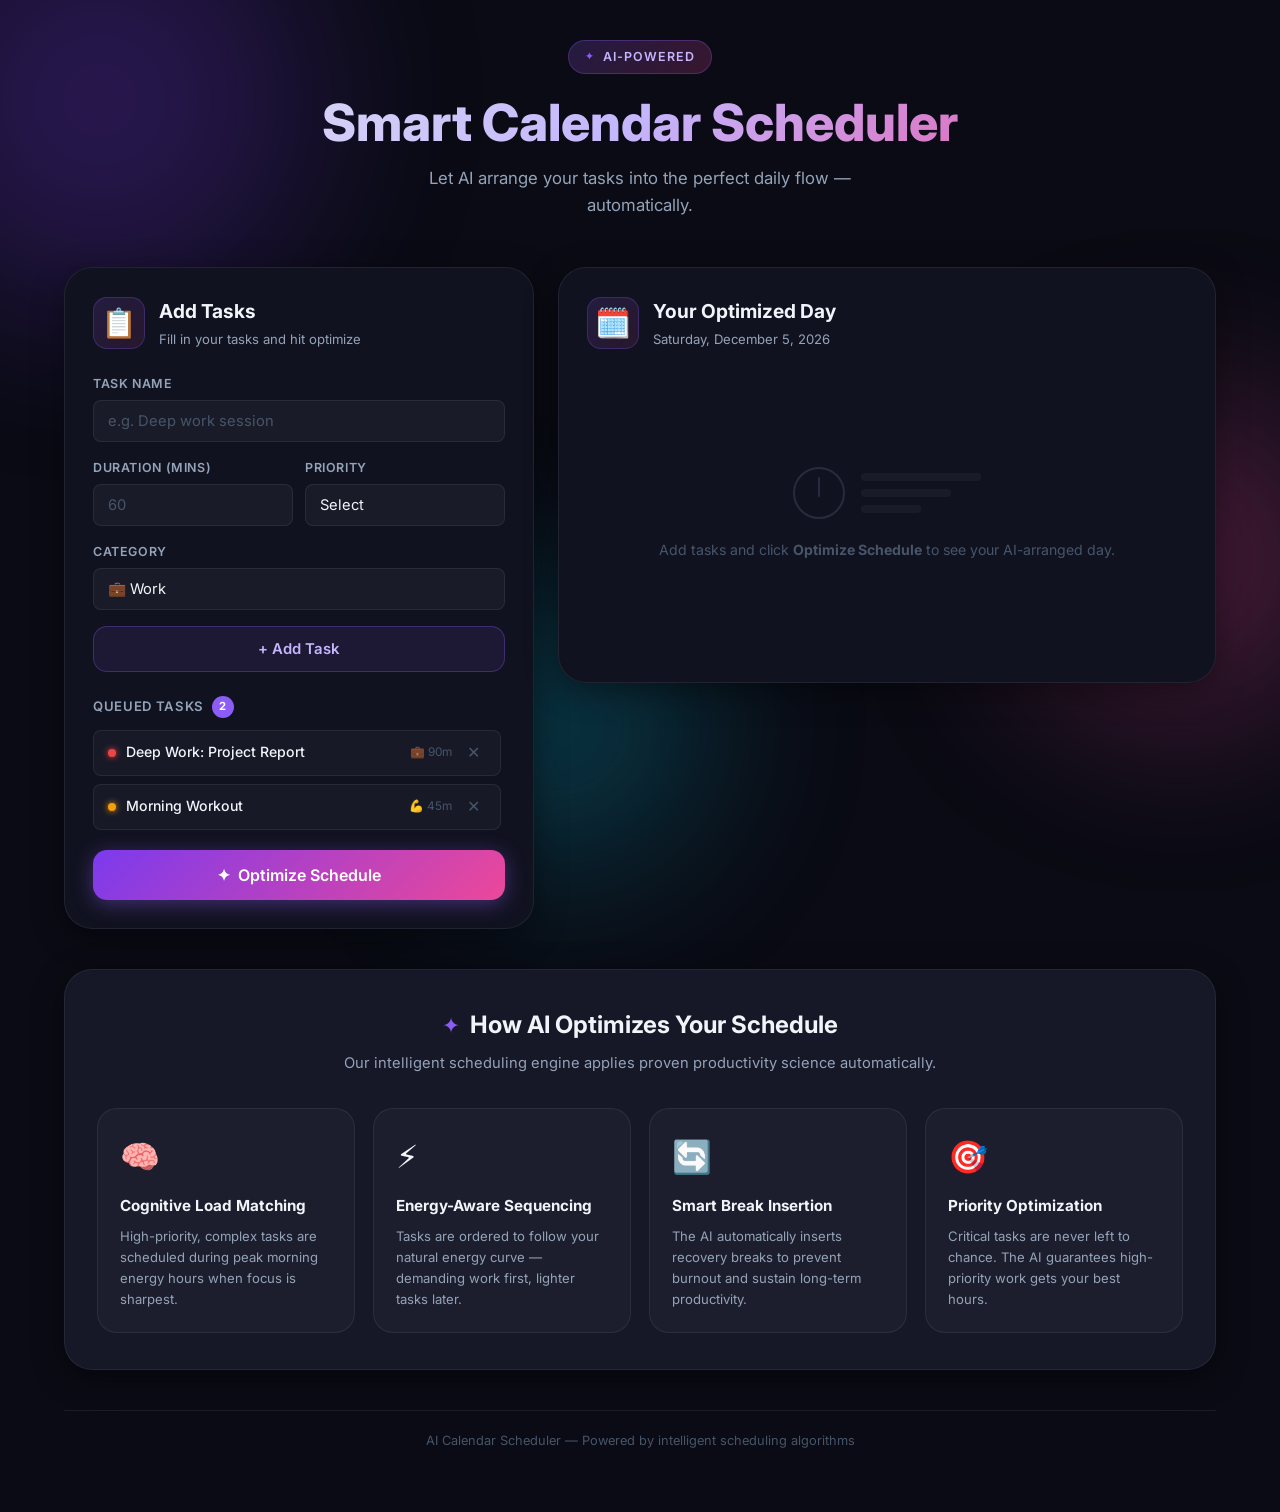
<file: AI-Calendar-Optimizer/index.html>
<!DOCTYPE html>
<html lang="en">

<head>
  <meta charset="UTF-8" />
  <meta name="viewport" content="width=device-width, initial-scale=1.0" />
  <title>AI Calendar Scheduler — Optimize Your Day</title>
  <meta name="description"
    content="An AI-powered daily calendar scheduler that intelligently optimizes your tasks based on priority, duration, and energy levels." />
  <link rel="preconnect" href="https://fonts.googleapis.com" />
  <link rel="preconnect" href="https://fonts.gstatic.com" crossorigin />
  <link href="https://fonts.googleapis.com/css2?family=Inter:wght@300;400;500;600;700;800&display=swap"
    rel="stylesheet" />
  <link rel="stylesheet" href="style.css" />
</head>

<body>

  <!-- Background orbs -->
  <div class="bg-orb orb-1"></div>
  <div class="bg-orb orb-2"></div>
  <div class="bg-orb orb-3"></div>

  <div class="app-wrapper">

    <!-- Header -->
    <header class="header">
      <div class="header-badge">
        <span class="ai-icon">✦</span>
        AI-Powered
      </div>
      <h1>Smart Calendar Scheduler</h1>
      <p class="header-sub">Let AI arrange your tasks into the perfect daily flow — automatically.</p>
    </header>

    <main class="main-grid">

      <!-- Left Panel: Task Input -->
      <section class="panel input-panel" aria-label="Add Task">
        <div class="panel-header">
          <div class="panel-icon">📋</div>
          <div>
            <h2>Add Tasks</h2>
            <p class="panel-desc">Fill in your tasks and hit optimize</p>
          </div>
        </div>

        <form id="task-form" class="task-form" aria-label="Task entry form">
          <div class="form-group">
            <label for="task-name">Task Name</label>
            <input type="text" id="task-name" placeholder="e.g. Deep work session" autocomplete="off" required />
          </div>

          <div class="form-row">
            <div class="form-group">
              <label for="task-duration">Duration (mins)</label>
              <input type="number" id="task-duration" placeholder="60" min="5" max="480" required />
            </div>
            <div class="form-group">
              <label for="task-priority">Priority</label>
              <select id="task-priority" required>
                <option value="" disabled selected>Select</option>
                <option value="high">🔴 High</option>
                <option value="medium">🟡 Medium</option>
                <option value="low">🟢 Low</option>
              </select>
            </div>
          </div>

          <div class="form-group">
            <label for="task-category">Category</label>
            <select id="task-category">
              <option value="work">💼 Work</option>
              <option value="health">💪 Health &amp; Fitness</option>
              <option value="learning">📚 Learning</option>
              <option value="personal">🏠 Personal</option>
              <option value="break">☕ Break</option>
            </select>
          </div>

          <button type="submit" id="add-task-btn" class="btn btn-secondary">
            <span>+ Add Task</span>
          </button>
        </form>

        <!-- Task List -->
        <div class="task-list-section">
          <h3 class="task-list-title">
            Queued Tasks
            <span id="task-count" class="task-badge">0</span>
          </h3>
          <ul id="task-list" class="task-list" aria-label="Queued tasks" aria-live="polite">
            <li class="empty-state" id="empty-state">
              <span class="empty-icon">🗒️</span>
              <span>No tasks yet. Add some above!</span>
            </li>
          </ul>
        </div>

        <!-- Optimize Button -->
        <button id="optimize-btn" class="btn btn-primary" disabled aria-label="Optimize Schedule">
          <span class="btn-icon">✦</span>
          <span>Optimize Schedule</span>
          <div class="btn-shimmer"></div>
        </button>
      </section>

      <!-- Right Panel: Schedule Output -->
      <section class="panel schedule-panel" aria-label="Optimized Schedule">
        <div class="panel-header">
          <div class="panel-icon">🗓️</div>
          <div>
            <h2>Your Optimized Day</h2>
            <p class="panel-desc" id="schedule-date"></p>
          </div>
        </div>

        <!-- AI Insight Banner -->
        <div class="ai-banner" id="ai-banner" style="display:none;">
          <div class="ai-banner-icon">✦</div>
          <div class="ai-banner-text">
            <strong>AI Optimization Applied</strong>
            <span id="ai-summary-text"></span>
          </div>
        </div>

        <!-- Calendar Timeline -->
        <div class="timeline-container" id="timeline-container">
          <div class="placeholder-state" id="schedule-placeholder">
            <div class="placeholder-art">
              <div class="placeholder-circle"></div>
              <div class="placeholder-lines">
                <div class="ph-line long"></div>
                <div class="ph-line medium"></div>
                <div class="ph-line short"></div>
              </div>
            </div>
            <p>Add tasks and click <strong>Optimize Schedule</strong> to see your AI-arranged day.</p>
          </div>
          <div id="schedule-output" class="schedule-output" style="display:none;"></div>
        </div>
      </section>

    </main>

    <!-- AI Explanation Section -->
    <section class="ai-explainer" aria-label="How AI helps">
      <div class="explainer-header">
        <h2><span class="ai-icon">✦</span> How AI Optimizes Your Schedule</h2>
        <p>Our intelligent scheduling engine applies proven productivity science automatically.</p>
      </div>
      <div class="explainer-cards">
        <div class="explainer-card">
          <div class="card-icon">🧠</div>
          <h3>Cognitive Load Matching</h3>
          <p>High-priority, complex tasks are scheduled during peak morning energy hours when focus is sharpest.</p>
        </div>
        <div class="explainer-card">
          <div class="card-icon">⚡</div>
          <h3>Energy-Aware Sequencing</h3>
          <p>Tasks are ordered to follow your natural energy curve — demanding work first, lighter tasks later.</p>
        </div>
        <div class="explainer-card">
          <div class="card-icon">🔄</div>
          <h3>Smart Break Insertion</h3>
          <p>The AI automatically inserts recovery breaks to prevent burnout and sustain long-term productivity.</p>
        </div>
        <div class="explainer-card">
          <div class="card-icon">🎯</div>
          <h3>Priority Optimization</h3>
          <p>Critical tasks are never left to chance. The AI guarantees high-priority work gets your best hours.</p>
        </div>
      </div>
    </section>

    <footer class="footer">
      <p>AI Calendar Scheduler &mdash; Powered by intelligent scheduling algorithms</p>
    </footer>

  </div>

  <script src="app.js"></script>
</body>

</html>
</file>
<file: AI-Calendar-Optimizer/style.css>
/* ===========================
   CSS Custom Properties
=========================== */
:root {
  --bg-dark: #0a0b14;
  --bg-card: #111220;
  --bg-card-2: #161727;
  --border: rgba(255, 255, 255, 0.07);
  --border-hover: rgba(139, 92, 246, 0.4);

  --accent-purple: #8b5cf6;
  --accent-violet: #7c3aed;
  --accent-pink: #ec4899;
  --accent-cyan: #06b6d4;
  --accent-amber: #f59e0b;
  --accent-emerald: #10b981;

  --text-primary: #f1f5f9;
  --text-secondary: #94a3b8;
  --text-muted: #475569;

  --priority-high: #ef4444;
  --priority-medium: #f59e0b;
  --priority-low: #10b981;

  --cat-work: #8b5cf6;
  --cat-health: #10b981;
  --cat-learning: #06b6d4;
  --cat-personal: #f59e0b;
  --cat-break: #94a3b8;

  --radius-sm: 8px;
  --radius-md: 14px;
  --radius-lg: 20px;
  --radius-xl: 28px;

  --shadow-card: 0 8px 32px rgba(0, 0, 0, 0.4);
  --shadow-glow: 0 0 40px rgba(139, 92, 246, 0.15);

  --transition: 0.2s ease;
}

/* ===========================
   Reset & Base
=========================== */
*,
*::before,
*::after {
  box-sizing: border-box;
  margin: 0;
  padding: 0;
}

html {
  scroll-behavior: smooth;
}

body {
  font-family: 'Inter', system-ui, sans-serif;
  background-color: var(--bg-dark);
  color: var(--text-primary);
  min-height: 100vh;
  line-height: 1.6;
  overflow-x: hidden;
}

/* ===========================
   Background Orbs
=========================== */
.bg-orb {
  position: fixed;
  border-radius: 50%;
  filter: blur(80px);
  pointer-events: none;
  z-index: 0;
  opacity: 0.35;
  animation: orb-float 8s ease-in-out infinite;
}

.orb-1 {
  width: 500px;
  height: 500px;
  background: radial-gradient(circle, #7c3aed, transparent);
  top: -150px;
  left: -150px;
  animation-delay: 0s;
}

.orb-2 {
  width: 400px;
  height: 400px;
  background: radial-gradient(circle, #ec4899, transparent);
  top: 40%;
  right: -100px;
  animation-delay: -3s;
}

.orb-3 {
  width: 350px;
  height: 350px;
  background: radial-gradient(circle, #06b6d4, transparent);
  bottom: 0;
  left: 30%;
  animation-delay: -5s;
}

@keyframes orb-float {

  0%,
  100% {
    transform: translateY(0) scale(1);
  }

  50% {
    transform: translateY(-30px) scale(1.05);
  }
}

/* ===========================
   App Wrapper
=========================== */
.app-wrapper {
  position: relative;
  z-index: 1;
  max-width: 1200px;
  margin: 0 auto;
  padding: 40px 24px 60px;
}

/* ===========================
   Header
=========================== */
.header {
  text-align: center;
  margin-bottom: 48px;
}

.header-badge {
  display: inline-flex;
  align-items: center;
  gap: 8px;
  background: linear-gradient(135deg, rgba(139, 92, 246, 0.2), rgba(236, 72, 153, 0.2));
  border: 1px solid rgba(139, 92, 246, 0.3);
  color: #c4b5fd;
  font-size: 0.78rem;
  font-weight: 600;
  letter-spacing: 0.08em;
  text-transform: uppercase;
  padding: 6px 16px;
  border-radius: 100px;
  margin-bottom: 18px;
}

.ai-icon {
  color: var(--accent-purple);
  font-size: 0.9em;
  animation: spin-pulse 3s ease-in-out infinite;
}

@keyframes spin-pulse {

  0%,
  100% {
    transform: scale(1) rotate(0deg);
    opacity: 1;
  }

  50% {
    transform: scale(1.3) rotate(180deg);
    opacity: 0.7;
  }
}

.header h1 {
  font-size: clamp(2rem, 5vw, 3.2rem);
  font-weight: 800;
  background: linear-gradient(135deg, #e2e8f0 0%, #c4b5fd 50%, #ec4899 100%);
  -webkit-background-clip: text;
  -webkit-text-fill-color: transparent;
  background-clip: text;
  line-height: 1.2;
  margin-bottom: 12px;
}

.header-sub {
  font-size: 1.05rem;
  color: var(--text-secondary);
  max-width: 520px;
  margin: 0 auto;
}

/* ===========================
   Main Grid
=========================== */
.main-grid {
  display: grid;
  grid-template-columns: 1fr 1.4fr;
  gap: 24px;
  margin-bottom: 40px;
  align-items: start;
}

@media (max-width: 860px) {
  .main-grid {
    grid-template-columns: 1fr;
  }
}

/* ===========================
   Panels
=========================== */
.panel {
  background: var(--bg-card);
  border: 1px solid var(--border);
  border-radius: var(--radius-xl);
  padding: 28px;
  box-shadow: var(--shadow-card);
  backdrop-filter: blur(20px);
  transition: box-shadow var(--transition);
}

.panel:hover {
  box-shadow: var(--shadow-card), var(--shadow-glow);
}

.panel-header {
  display: flex;
  align-items: center;
  gap: 14px;
  margin-bottom: 24px;
}

.panel-icon {
  font-size: 1.8rem;
  width: 52px;
  height: 52px;
  background: linear-gradient(135deg, rgba(139, 92, 246, 0.15), rgba(236, 72, 153, 0.1));
  border: 1px solid rgba(139, 92, 246, 0.25);
  border-radius: var(--radius-md);
  display: flex;
  align-items: center;
  justify-content: center;
  flex-shrink: 0;
}

.panel-header h2 {
  font-size: 1.2rem;
  font-weight: 700;
  color: var(--text-primary);
}

.panel-desc {
  font-size: 0.82rem;
  color: var(--text-secondary);
  margin-top: 2px;
}

/* ===========================
   Form Styles
=========================== */
.task-form {
  display: flex;
  flex-direction: column;
  gap: 16px;
  margin-bottom: 24px;
}

.form-group {
  display: flex;
  flex-direction: column;
  gap: 6px;
}

.form-row {
  display: grid;
  grid-template-columns: 1fr 1fr;
  gap: 12px;
}

label {
  font-size: 0.78rem;
  font-weight: 600;
  color: var(--text-secondary);
  letter-spacing: 0.05em;
  text-transform: uppercase;
}

input,
select {
  background: rgba(255, 255, 255, 0.04);
  border: 1px solid var(--border);
  border-radius: var(--radius-sm);
  color: var(--text-primary);
  font-family: 'Inter', sans-serif;
  font-size: 0.92rem;
  padding: 11px 14px;
  transition: border-color var(--transition), box-shadow var(--transition), background var(--transition);
  outline: none;
  -webkit-appearance: none;
}

input:focus,
select:focus {
  border-color: var(--accent-purple);
  background: rgba(139, 92, 246, 0.06);
  box-shadow: 0 0 0 3px rgba(139, 92, 246, 0.15);
}

input::placeholder {
  color: var(--text-muted);
}

select option {
  background: #1e1e2e;
  color: var(--text-primary);
}

/* ===========================
   Buttons
=========================== */
.btn {
  font-family: 'Inter', sans-serif;
  font-weight: 600;
  font-size: 0.93rem;
  border: none;
  border-radius: var(--radius-md);
  cursor: pointer;
  padding: 13px 20px;
  display: flex;
  align-items: center;
  justify-content: center;
  gap: 8px;
  transition: all var(--transition);
  position: relative;
  overflow: hidden;
  width: 100%;
}

.btn:active {
  transform: scale(0.97);
}

.btn-secondary {
  background: rgba(139, 92, 246, 0.1);
  border: 1px solid rgba(139, 92, 246, 0.3);
  color: #c4b5fd;
}

.btn-secondary:hover {
  background: rgba(139, 92, 246, 0.2);
  border-color: rgba(139, 92, 246, 0.6);
  box-shadow: 0 4px 20px rgba(139, 92, 246, 0.2);
}

.btn-primary {
  background: linear-gradient(135deg, var(--accent-violet) 0%, var(--accent-pink) 100%);
  color: white;
  font-size: 1rem;
  padding: 15px 24px;
  box-shadow: 0 4px 20px rgba(139, 92, 246, 0.4);
  margin-top: 8px;
}

.btn-primary:hover:not(:disabled) {
  transform: translateY(-2px);
  box-shadow: 0 8px 30px rgba(139, 92, 246, 0.5);
}

.btn-primary:disabled {
  opacity: 0.4;
  cursor: not-allowed;
  transform: none;
}

.btn-icon {
  font-size: 1rem;
  animation: spin-pulse 3s ease-in-out infinite;
}

.btn-shimmer {
  position: absolute;
  top: 0;
  left: -100%;
  width: 60%;
  height: 100%;
  background: linear-gradient(90deg, transparent, rgba(255, 255, 255, 0.15), transparent);
  transform: skewX(-20deg);
  transition: left 0.6s ease;
}

.btn-primary:hover:not(:disabled) .btn-shimmer {
  left: 150%;
}

/* ===========================
   Task List
=========================== */
.task-list-section {
  margin-bottom: 20px;
}

.task-list-title {
  font-size: 0.82rem;
  font-weight: 600;
  color: var(--text-secondary);
  text-transform: uppercase;
  letter-spacing: 0.05em;
  margin-bottom: 12px;
  display: flex;
  align-items: center;
  gap: 8px;
}

.task-badge {
  background: var(--accent-purple);
  color: white;
  font-size: 0.7rem;
  font-weight: 700;
  padding: 2px 7px;
  border-radius: 100px;
  min-width: 20px;
  text-align: center;
}

.task-list {
  list-style: none;
  display: flex;
  flex-direction: column;
  gap: 8px;
  max-height: 250px;
  overflow-y: auto;
  padding-right: 4px;
}

.task-list::-webkit-scrollbar {
  width: 4px;
}

.task-list::-webkit-scrollbar-track {
  background: transparent;
}

.task-list::-webkit-scrollbar-thumb {
  background: rgba(139, 92, 246, 0.3);
  border-radius: 2px;
}

.task-item {
  display: flex;
  align-items: center;
  gap: 10px;
  background: rgba(255, 255, 255, 0.03);
  border: 1px solid var(--border);
  border-radius: var(--radius-sm);
  padding: 10px 14px;
  animation: slide-in 0.25s ease;
  transition: border-color var(--transition);
}

.task-item:hover {
  border-color: rgba(139, 92, 246, 0.3);
}

@keyframes slide-in {
  from {
    opacity: 0;
    transform: translateY(-8px);
  }

  to {
    opacity: 1;
    transform: translateY(0);
  }
}

.task-item-dot {
  width: 8px;
  height: 8px;
  border-radius: 50%;
  flex-shrink: 0;
}

.dot-high {
  background: var(--priority-high);
  box-shadow: 0 0 6px var(--priority-high);
}

.dot-medium {
  background: var(--priority-medium);
  box-shadow: 0 0 6px var(--priority-medium);
}

.dot-low {
  background: var(--priority-low);
  box-shadow: 0 0 6px var(--priority-low);
}

.task-item-name {
  flex: 1;
  font-size: 0.88rem;
  font-weight: 500;
  color: var(--text-primary);
  white-space: nowrap;
  overflow: hidden;
  text-overflow: ellipsis;
}

.task-item-meta {
  font-size: 0.74rem;
  color: var(--text-muted);
  white-space: nowrap;
}

.task-remove {
  background: none;
  border: none;
  color: var(--text-muted);
  cursor: pointer;
  font-size: 1rem;
  padding: 0 4px;
  line-height: 1;
  border-radius: 4px;
  transition: color var(--transition), background var(--transition);
  flex-shrink: 0;
  width: 24px;
  height: 24px;
  display: flex;
  align-items: center;
  justify-content: center;
}

.task-remove:hover {
  color: var(--priority-high);
  background: rgba(239, 68, 68, 0.1);
}

.empty-state {
  display: flex;
  align-items: center;
  gap: 10px;
  color: var(--text-muted);
  font-size: 0.85rem;
  padding: 16px;
  border: 1px dashed rgba(255, 255, 255, 0.1);
  border-radius: var(--radius-sm);
}

.empty-icon {
  font-size: 1.2rem;
}

/* ===========================
   AI Banner
=========================== */
.ai-banner {
  display: flex;
  align-items: flex-start;
  gap: 12px;
  background: linear-gradient(135deg, rgba(139, 92, 246, 0.12), rgba(6, 182, 212, 0.08));
  border: 1px solid rgba(139, 92, 246, 0.25);
  border-radius: var(--radius-md);
  padding: 14px 16px;
  margin-bottom: 20px;
  animation: fade-in 0.4s ease;
}

@keyframes fade-in {
  from {
    opacity: 0;
    transform: translateY(-6px);
  }

  to {
    opacity: 1;
    transform: translateY(0);
  }
}

.ai-banner-icon {
  color: var(--accent-purple);
  font-size: 1.2rem;
  flex-shrink: 0;
  margin-top: 2px;
  animation: spin-pulse 3s ease-in-out infinite;
}

.ai-banner-text {
  display: flex;
  flex-direction: column;
  gap: 3px;
  font-size: 0.84rem;
}

.ai-banner-text strong {
  color: #c4b5fd;
  font-weight: 600;
}

.ai-banner-text span {
  color: var(--text-secondary);
}

/* ===========================
   Timeline / Schedule
=========================== */
.timeline-container {
  position: relative;
  min-height: 280px;
}

.placeholder-state {
  display: flex;
  flex-direction: column;
  align-items: center;
  justify-content: center;
  text-align: center;
  gap: 20px;
  min-height: 280px;
  color: var(--text-muted);
  font-size: 0.88rem;
  padding: 20px;
}

.placeholder-art {
  display: flex;
  align-items: center;
  gap: 16px;
  opacity: 0.4;
}

.placeholder-circle {
  width: 52px;
  height: 52px;
  border-radius: 50%;
  border: 2px solid var(--text-muted);
  position: relative;
}

.placeholder-circle::after {
  content: '';
  position: absolute;
  top: 50%;
  left: 50%;
  transform: translate(-50%, -80%);
  width: 2px;
  height: 20px;
  background: var(--text-muted);
  border-radius: 2px;
}

.placeholder-lines {
  display: flex;
  flex-direction: column;
  gap: 8px;
}

.ph-line {
  height: 8px;
  background: rgba(255, 255, 255, 0.1);
  border-radius: 4px;
}

.ph-line.long {
  width: 120px;
}

.ph-line.medium {
  width: 90px;
}

.ph-line.short {
  width: 60px;
}

.schedule-output {
  display: flex;
  flex-direction: column;
  gap: 0;
  position: relative;
}

.schedule-output::before {
  content: '';
  position: absolute;
  left: 70px;
  top: 0;
  bottom: 0;
  width: 2px;
  background: linear-gradient(to bottom, rgba(139, 92, 246, 0.5), rgba(6, 182, 212, 0.3), transparent);
}

.schedule-block {
  display: flex;
  gap: 0;
  align-items: flex-start;
  position: relative;
  animation: block-in 0.35s ease backwards;
}

@keyframes block-in {
  from {
    opacity: 0;
    transform: translateX(-12px);
  }

  to {
    opacity: 1;
    transform: translateX(0);
  }
}

.schedule-time {
  width: 60px;
  flex-shrink: 0;
  font-size: 0.72rem;
  font-weight: 600;
  color: var(--text-muted);
  padding-top: 18px;
  text-align: right;
  padding-right: 0;
  letter-spacing: 0.02em;
}

.schedule-dot-wrap {
  width: 22px;
  flex-shrink: 0;
  display: flex;
  flex-direction: column;
  align-items: center;
  padding-top: 18px;
}

.schedule-dot {
  width: 12px;
  height: 12px;
  border-radius: 50%;
  border: 2px solid var(--bg-card);
  flex-shrink: 0;
  box-shadow: 0 0 8px currentColor;
}

.schedule-content {
  flex: 1;
  padding: 10px 0 10px 16px;
}

.schedule-card {
  background: rgba(255, 255, 255, 0.04);
  border: 1px solid var(--border);
  border-left: 3px solid currentColor;
  border-radius: var(--radius-sm);
  padding: 12px 14px;
  transition: all var(--transition);
  cursor: default;
}

.schedule-card:hover {
  background: rgba(255, 255, 255, 0.07);
  transform: translateX(3px);
  box-shadow: 0 4px 16px rgba(0, 0, 0, 0.3);
}

.schedule-card-header {
  display: flex;
  align-items: center;
  justify-content: space-between;
  margin-bottom: 4px;
}

.schedule-card-title {
  font-size: 0.9rem;
  font-weight: 600;
  color: var(--text-primary);
}

.schedule-card-badge {
  font-size: 0.68rem;
  font-weight: 700;
  padding: 2px 8px;
  border-radius: 100px;
  text-transform: uppercase;
  letter-spacing: 0.06em;
  border: 1px solid currentColor;
  opacity: 0.8;
}

.schedule-card-meta {
  display: flex;
  align-items: center;
  gap: 10px;
  font-size: 0.76rem;
  color: var(--text-muted);
}

.meta-tag {
  display: flex;
  align-items: center;
  gap: 4px;
}

/* Break cards */
.schedule-card.is-break {
  background: rgba(255, 255, 255, 0.02);
  border-left-color: var(--cat-break) !important;
  opacity: 0.7;
}

/* Category colors */
.cat-work {
  color: var(--cat-work);
}

.cat-health {
  color: var(--cat-health);
}

.cat-learning {
  color: var(--cat-learning);
}

.cat-personal {
  color: var(--cat-personal);
}

.cat-break {
  color: var(--cat-break);
}

/* ===========================
   AI Explainer Section
=========================== */
.ai-explainer {
  background: var(--bg-card-2);
  border: 1px solid var(--border);
  border-radius: var(--radius-xl);
  padding: 36px 32px;
  margin-bottom: 40px;
  box-shadow: var(--shadow-card);
}

.explainer-header {
  text-align: center;
  margin-bottom: 32px;
}

.explainer-header h2 {
  font-size: 1.5rem;
  font-weight: 700;
  color: var(--text-primary);
  margin-bottom: 8px;
  display: flex;
  align-items: center;
  justify-content: center;
  gap: 10px;
}

.explainer-header p {
  color: var(--text-secondary);
  font-size: 0.92rem;
}

.explainer-cards {
  display: grid;
  grid-template-columns: repeat(auto-fit, minmax(220px, 1fr));
  gap: 18px;
}

.explainer-card {
  background: rgba(255, 255, 255, 0.03);
  border: 1px solid var(--border);
  border-radius: var(--radius-lg);
  padding: 22px;
  transition: all var(--transition);
}

.explainer-card:hover {
  background: rgba(139, 92, 246, 0.06);
  border-color: rgba(139, 92, 246, 0.25);
  transform: translateY(-3px);
  box-shadow: 0 8px 24px rgba(0, 0, 0, 0.3);
}

.card-icon {
  font-size: 2rem;
  margin-bottom: 12px;
}

.explainer-card h3 {
  font-size: 0.95rem;
  font-weight: 700;
  color: var(--text-primary);
  margin-bottom: 8px;
}

.explainer-card p {
  font-size: 0.82rem;
  color: var(--text-secondary);
  line-height: 1.6;
}

/* ===========================
   Footer
=========================== */
.footer {
  text-align: center;
  color: var(--text-muted);
  font-size: 0.8rem;
  padding-top: 20px;
  border-top: 1px solid var(--border);
}

/* ===========================
   Optimizing Animation
=========================== */
@keyframes thinking {

  0%,
  100% {
    opacity: 0.4;
  }

  50% {
    opacity: 1;
  }
}

.optimizing-dots span {
  display: inline-block;
  animation: thinking 1.2s ease-in-out infinite;
}

.optimizing-dots span:nth-child(2) {
  animation-delay: 0.2s;
}

.optimizing-dots span:nth-child(3) {
  animation-delay: 0.4s;
}

/* ===========================
   Scrollbar (global)
=========================== */
::-webkit-scrollbar {
  width: 6px;
  height: 6px;
}

::-webkit-scrollbar-track {
  background: transparent;
}

::-webkit-scrollbar-thumb {
  background: rgba(139, 92, 246, 0.25);
  border-radius: 3px;
}

::-webkit-scrollbar-thumb:hover {
  background: rgba(139, 92, 246, 0.5);
}
</file>
